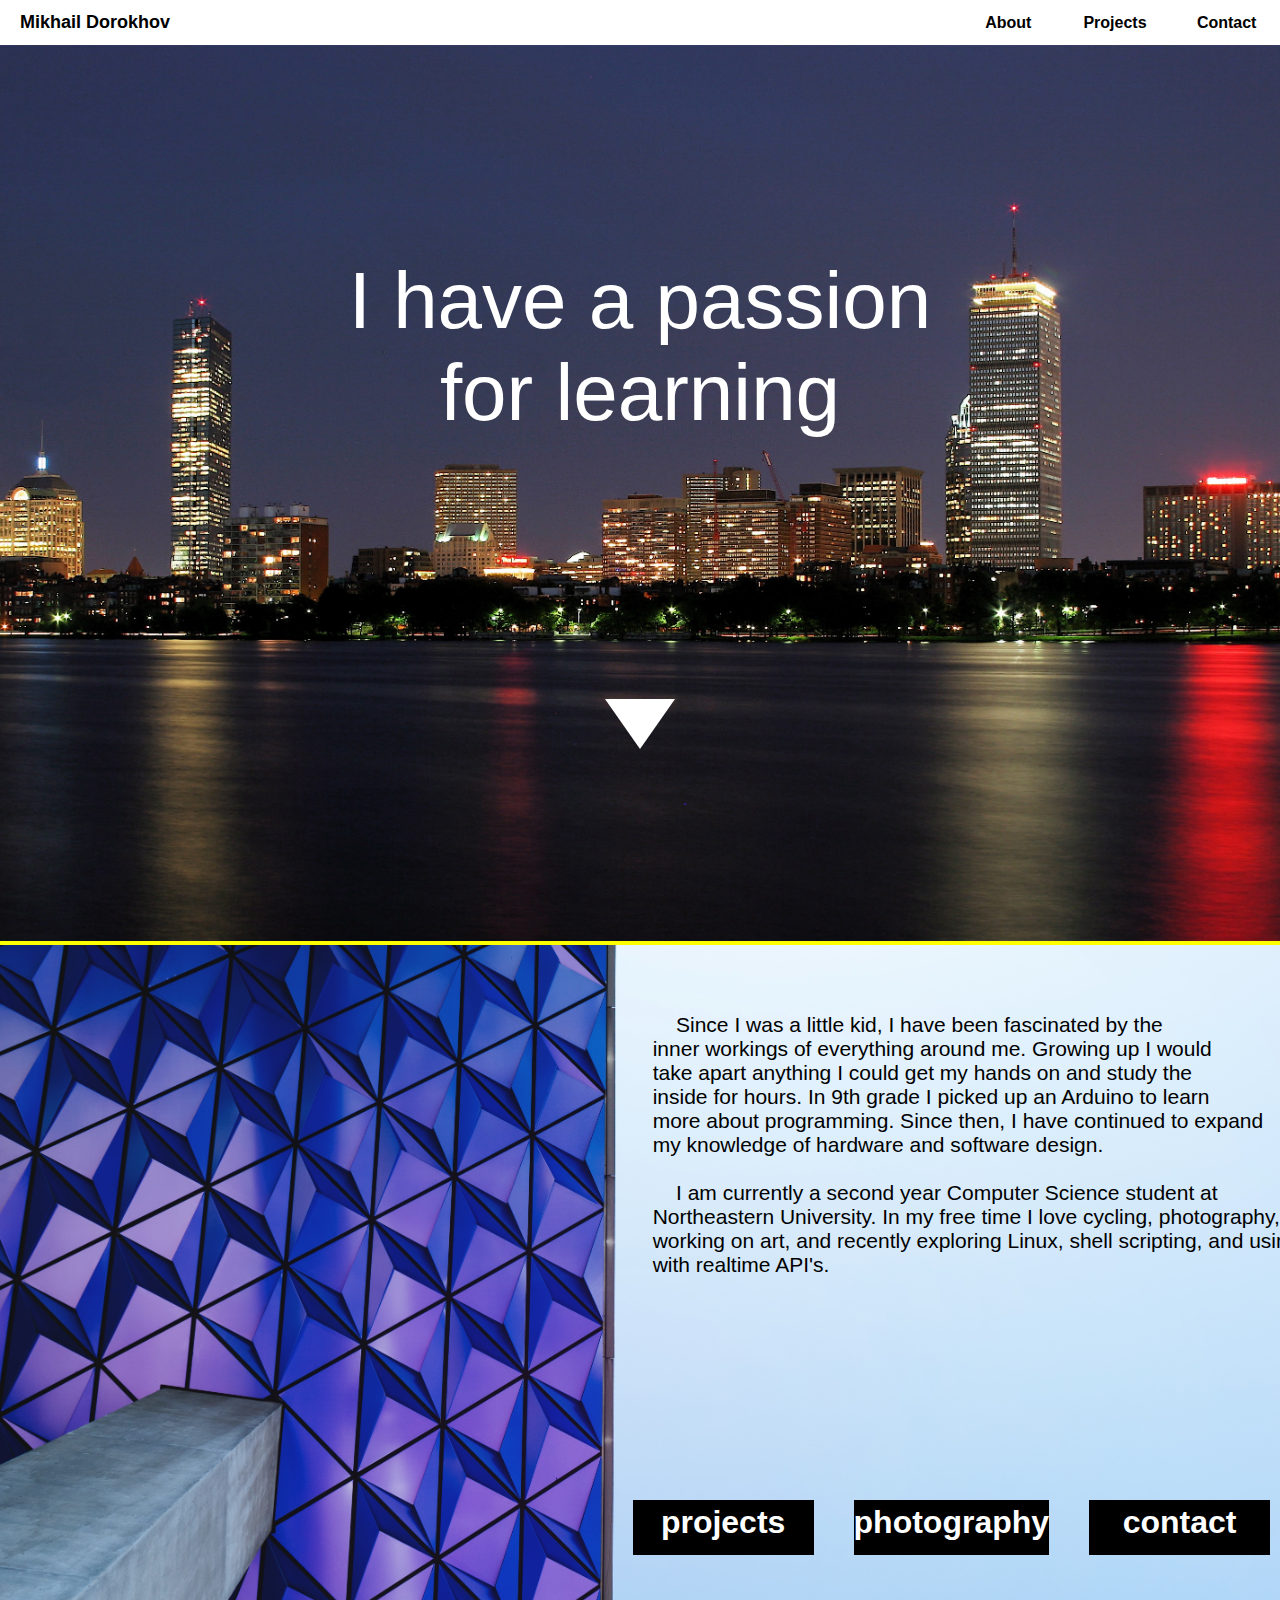
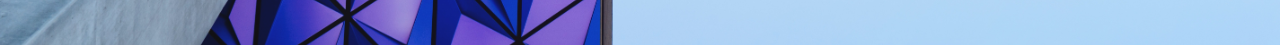
<file: index.html>
<!DOCTYPE html>
<html>

  <head>
    <title>Mikhail's Website</title>
    <link href="style.css" type="text/css" rel="stylesheet">
  </head>

  <body>

    <section id="top" class="grid">
      <section class="logo flexLeft topBar">
        <p><a href="#top">Mikhail Dorokhov</a></p>
      </section>

      <section class="personal_proj flexCenter topBar">
        <p><a href="projects.html">Projects</a></p>
      </section>

      <section class="about_me flexCenter topBar">
        <p><a href="#about">About</a></p>
      </section>

      <section class="contact flexCenter topBar">
        <p><a href=contact.html>Contact</a></p>
      </section>

      <section class="banner_quote">
        <p>
          I have a passion
          <br> for learning
        </p>
        <div class="ArrowContainer">
          <a href="#about"><div id="downArrow" class="flexCenter"></div>
        </div></a>
      </section>

      <footer class="flexRight">

      </footer>
    </section>

    <section id="about" class="about">
      <pre class="pitch">


    Since I was a little kid, I have been fascinated by the
inner workings of everything around me. Growing up I would
take apart anything I could get my hands on and study the
inside for hours. In 9th grade I picked up an Arduino to learn
more about programming. Since then, I have continued to expand
my knowledge of hardware and software design.

    I am currently a second year Computer Science student at
Northeastern University. In my free time I love cycling, photography,
working on art, and recently exploring Linux, shell scripting, and using jQuery
with realtime API's.
      </pre>



        <div class="proj flexCenter">
          <h1 class="flexCenter"><a href=projects.html>projects</a></h1>

        </div>

      <div class="photo flexCenter">
        <h1 class="flexCenter"><a href=photography.html>photography</a></h1>
      </div>
      <div class="contactMe flexCenter">
        <h1><a href=contact.html>contact</a></h1>
      </div>

    </section>

  </body>

</html>
</file>
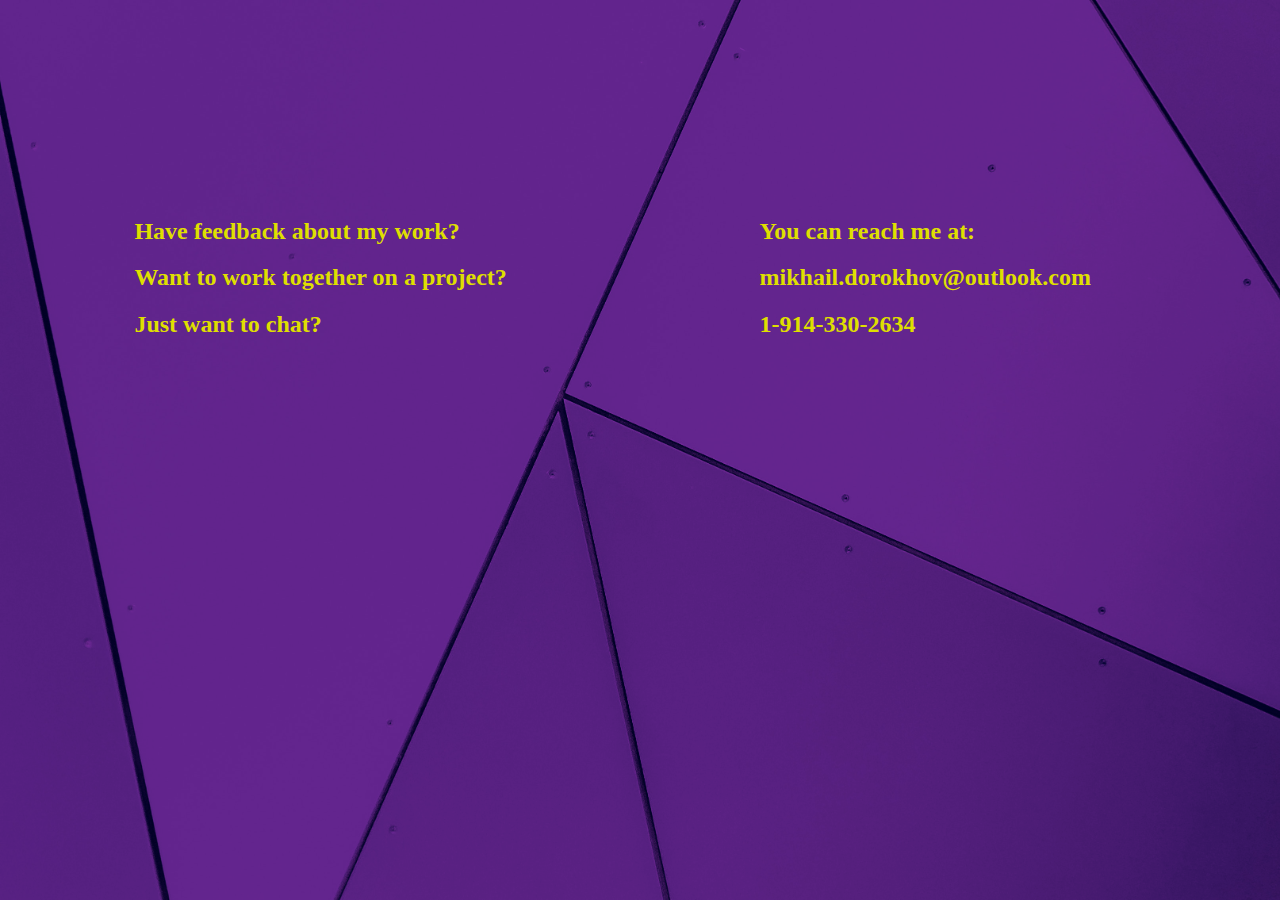
<file: contact.html>
<!DOCTYPE html>
<html>

  <head>
    <title>Contact Me</title>
    <link href="contactStyle.css" type="text/css" rel="stylesheet">
  </head>

  <body>

    <div class="text">
      <h2>Have feedback about my work?</h2>
      <h2>Want to work together on a project?</h2>
      <h2>Just want to chat?</h2>
    </div>
    <div class="info">
      <h2>You can reach me at:</h2>
      <h2>mikhail.dorokhov@outlook.com</h2>
      <h2>1-914-330-2634</h2>
    </div>

  </body>
</html>
</file>
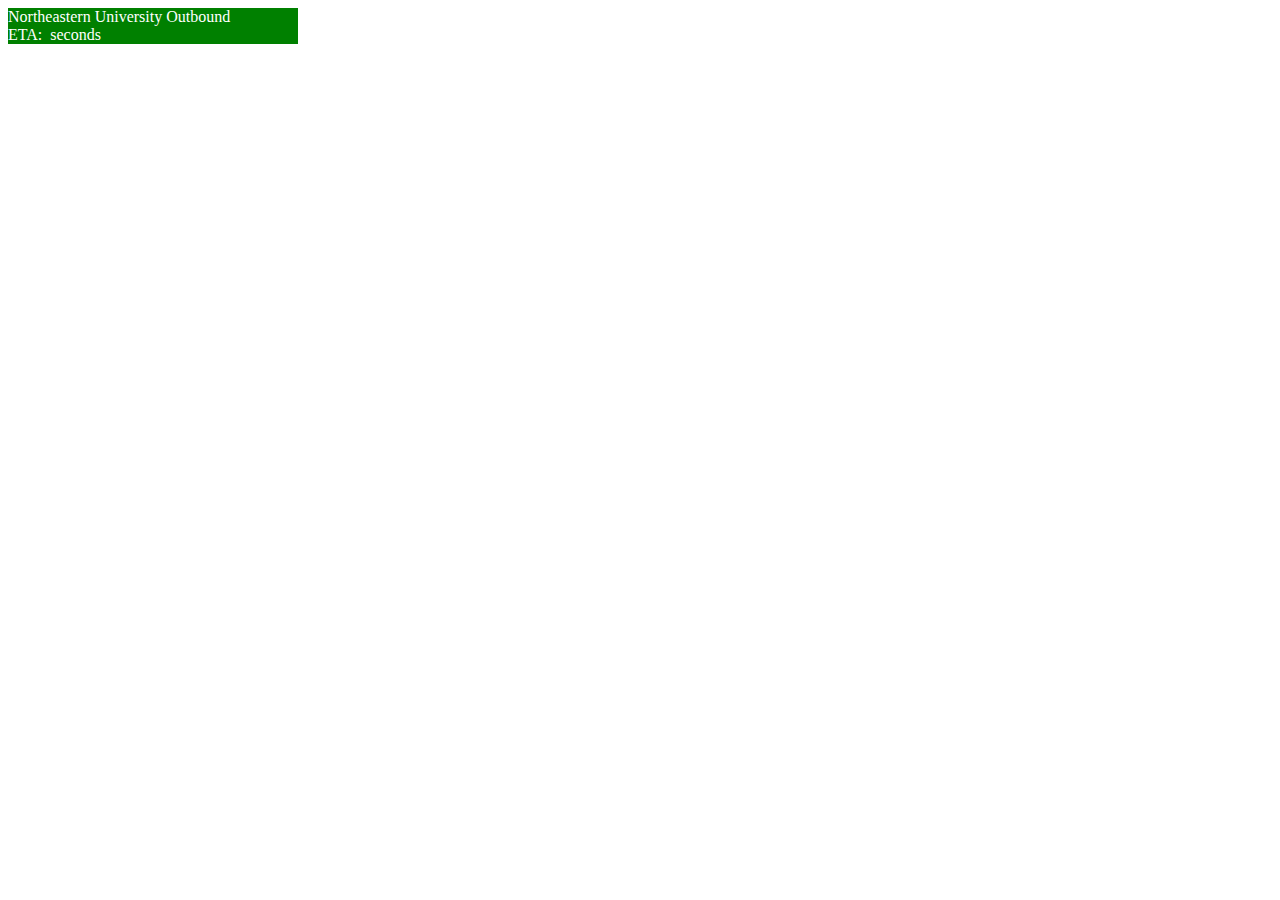
<file: LiveT.html>
<!DOCTYPE html>
<html>
<head>
  <meta charset="utf-8">
  <meta name="robots" content="noindex,nofollow">
  <title>Live T data</title>
  <link href="LiveT.css" type="text/css" rel="stylesheet">
</head>
<body>
<script src="https://ajax.googleapis.com/ajax/libs/jquery/3.3.1/jquery.min.js"></script>
 <script src="greenLive.js"></script>
<div id="green"> Northeastern University Outbound <br> ETA:
  <div id="green-in"></div> seconds
  </div>
</body>
</html>
</file>
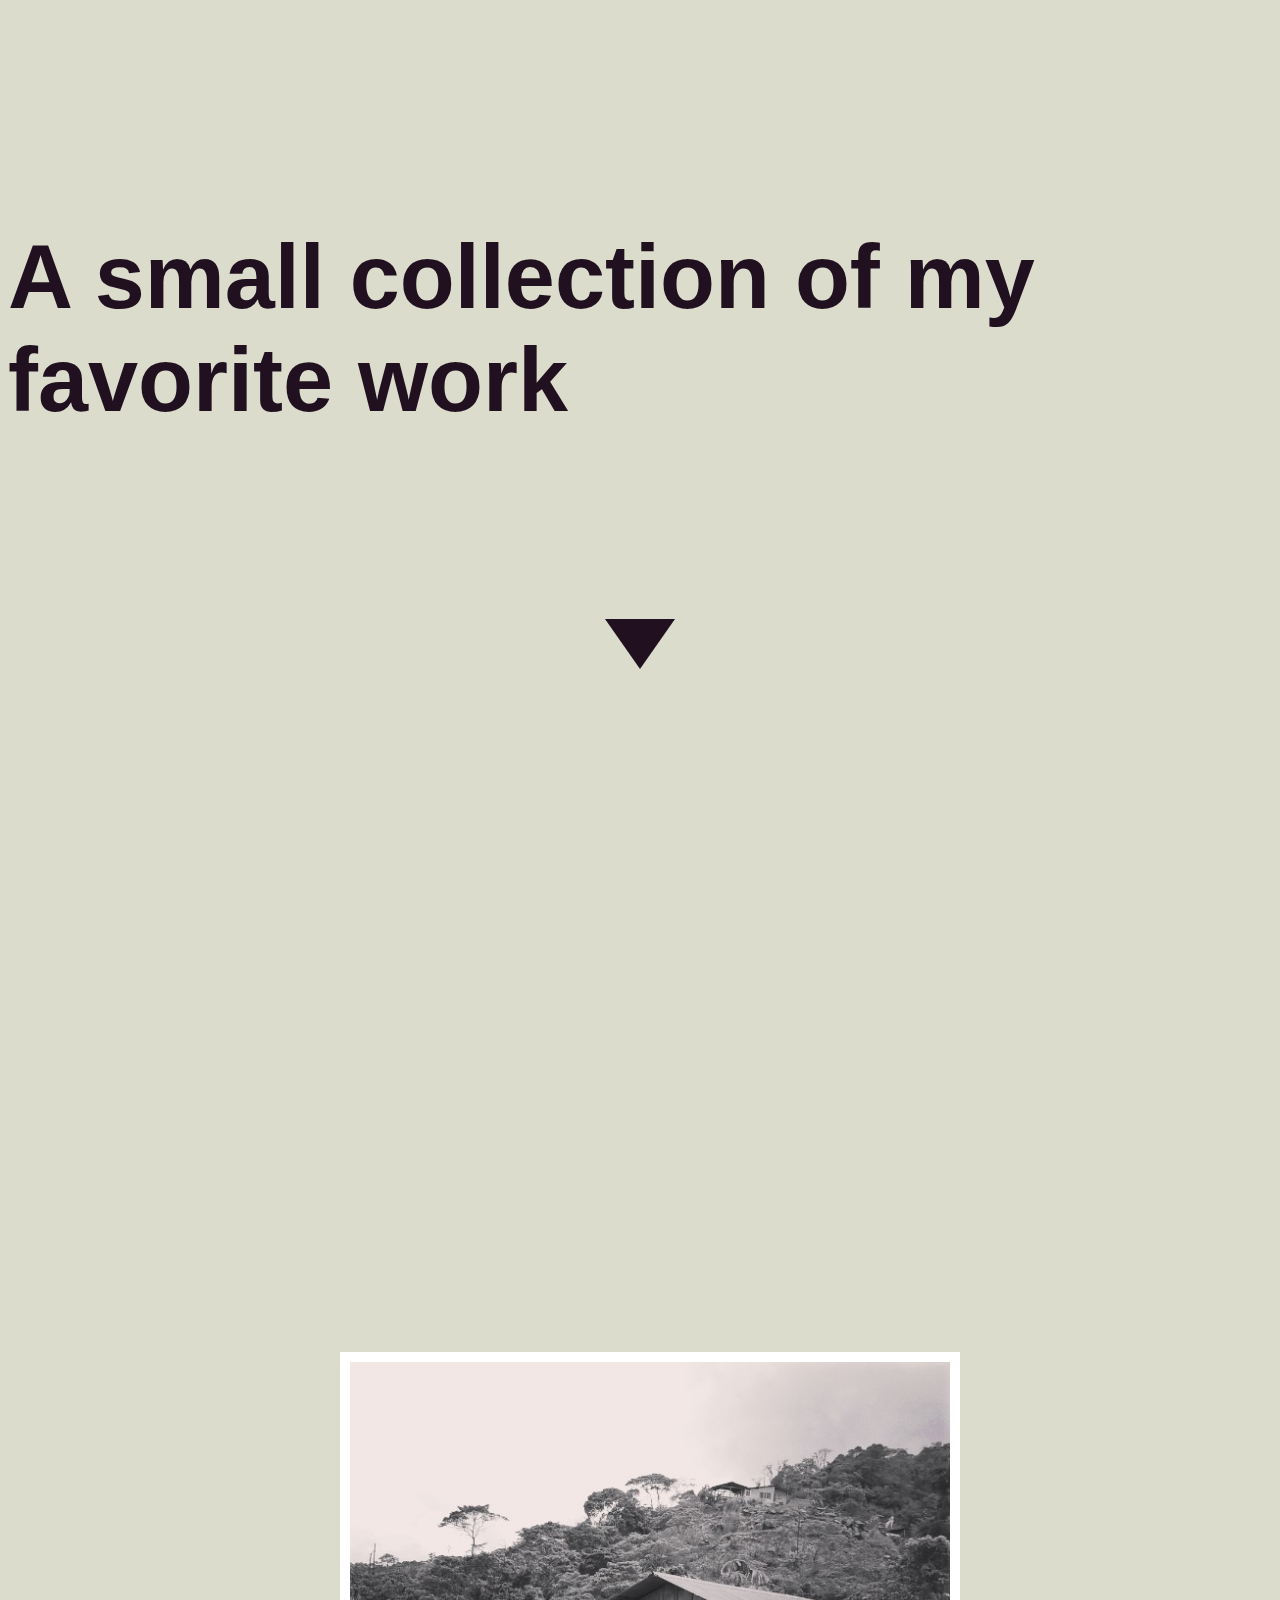
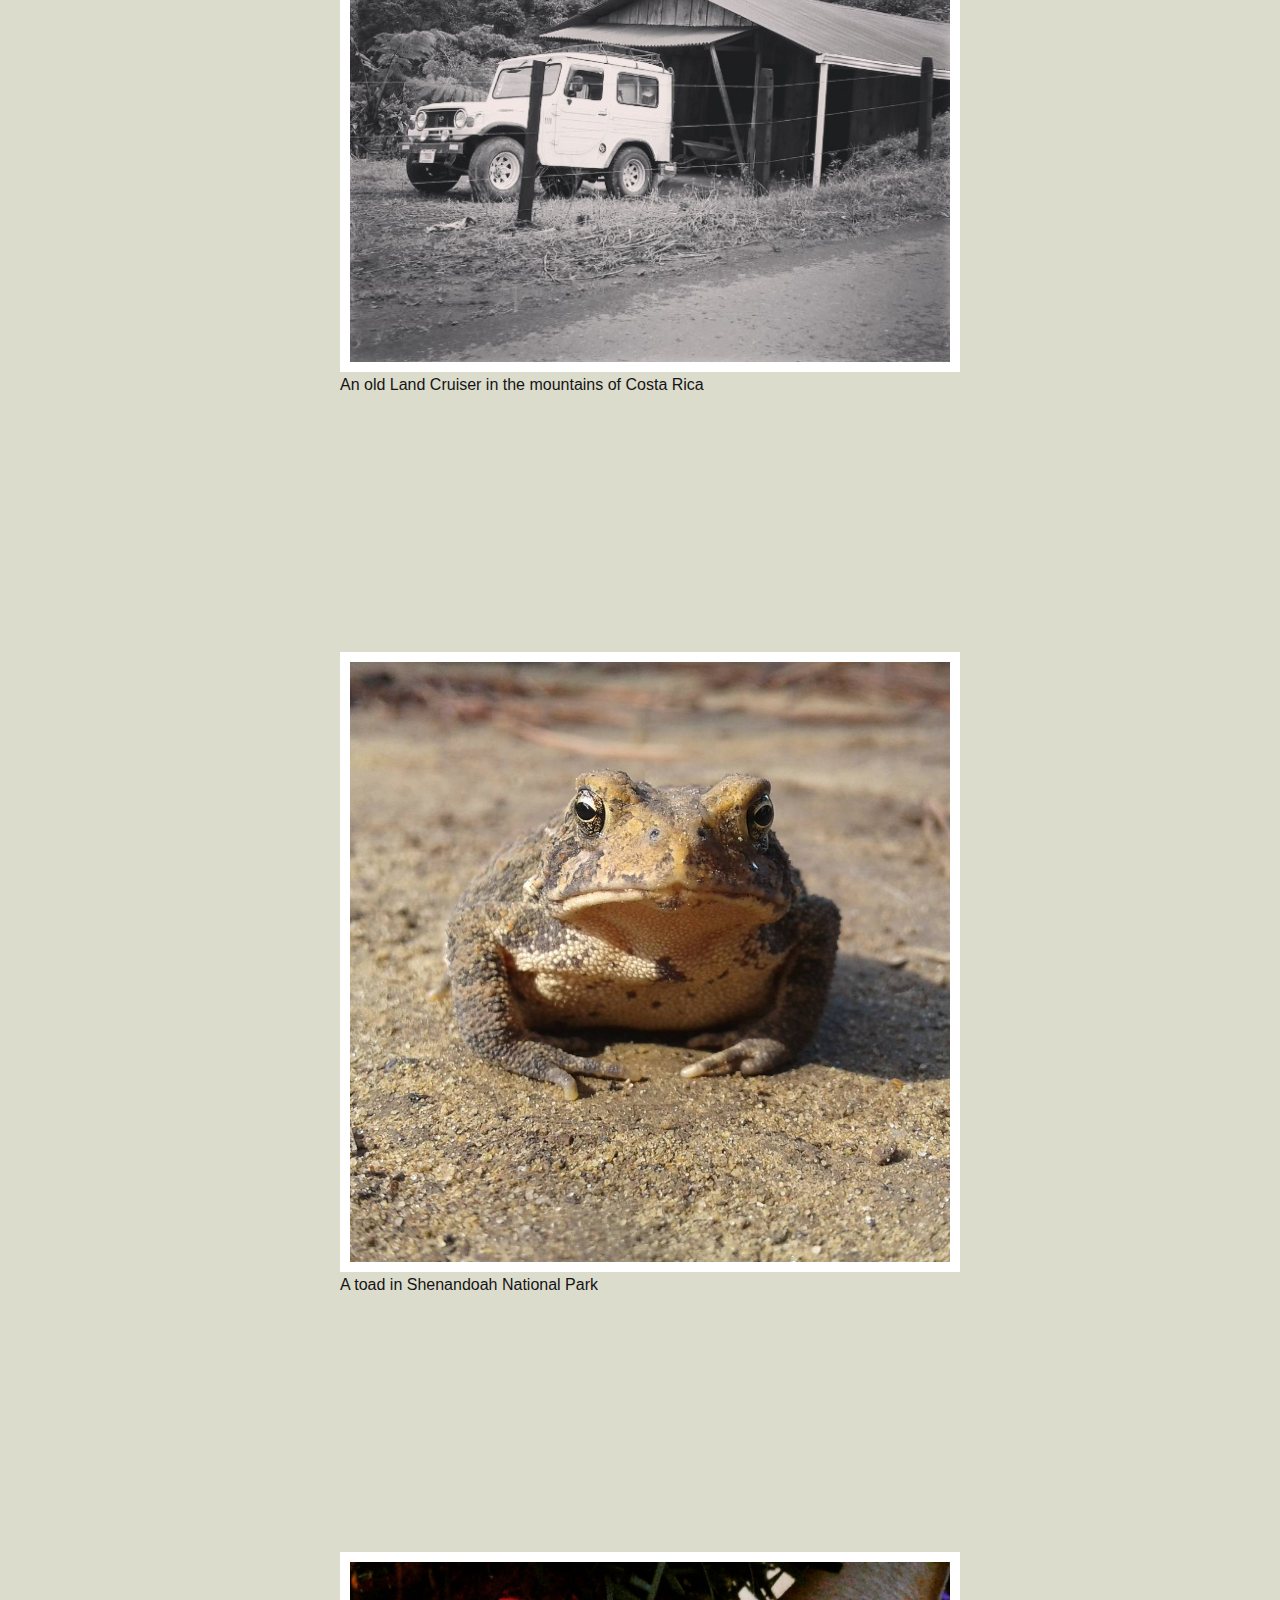
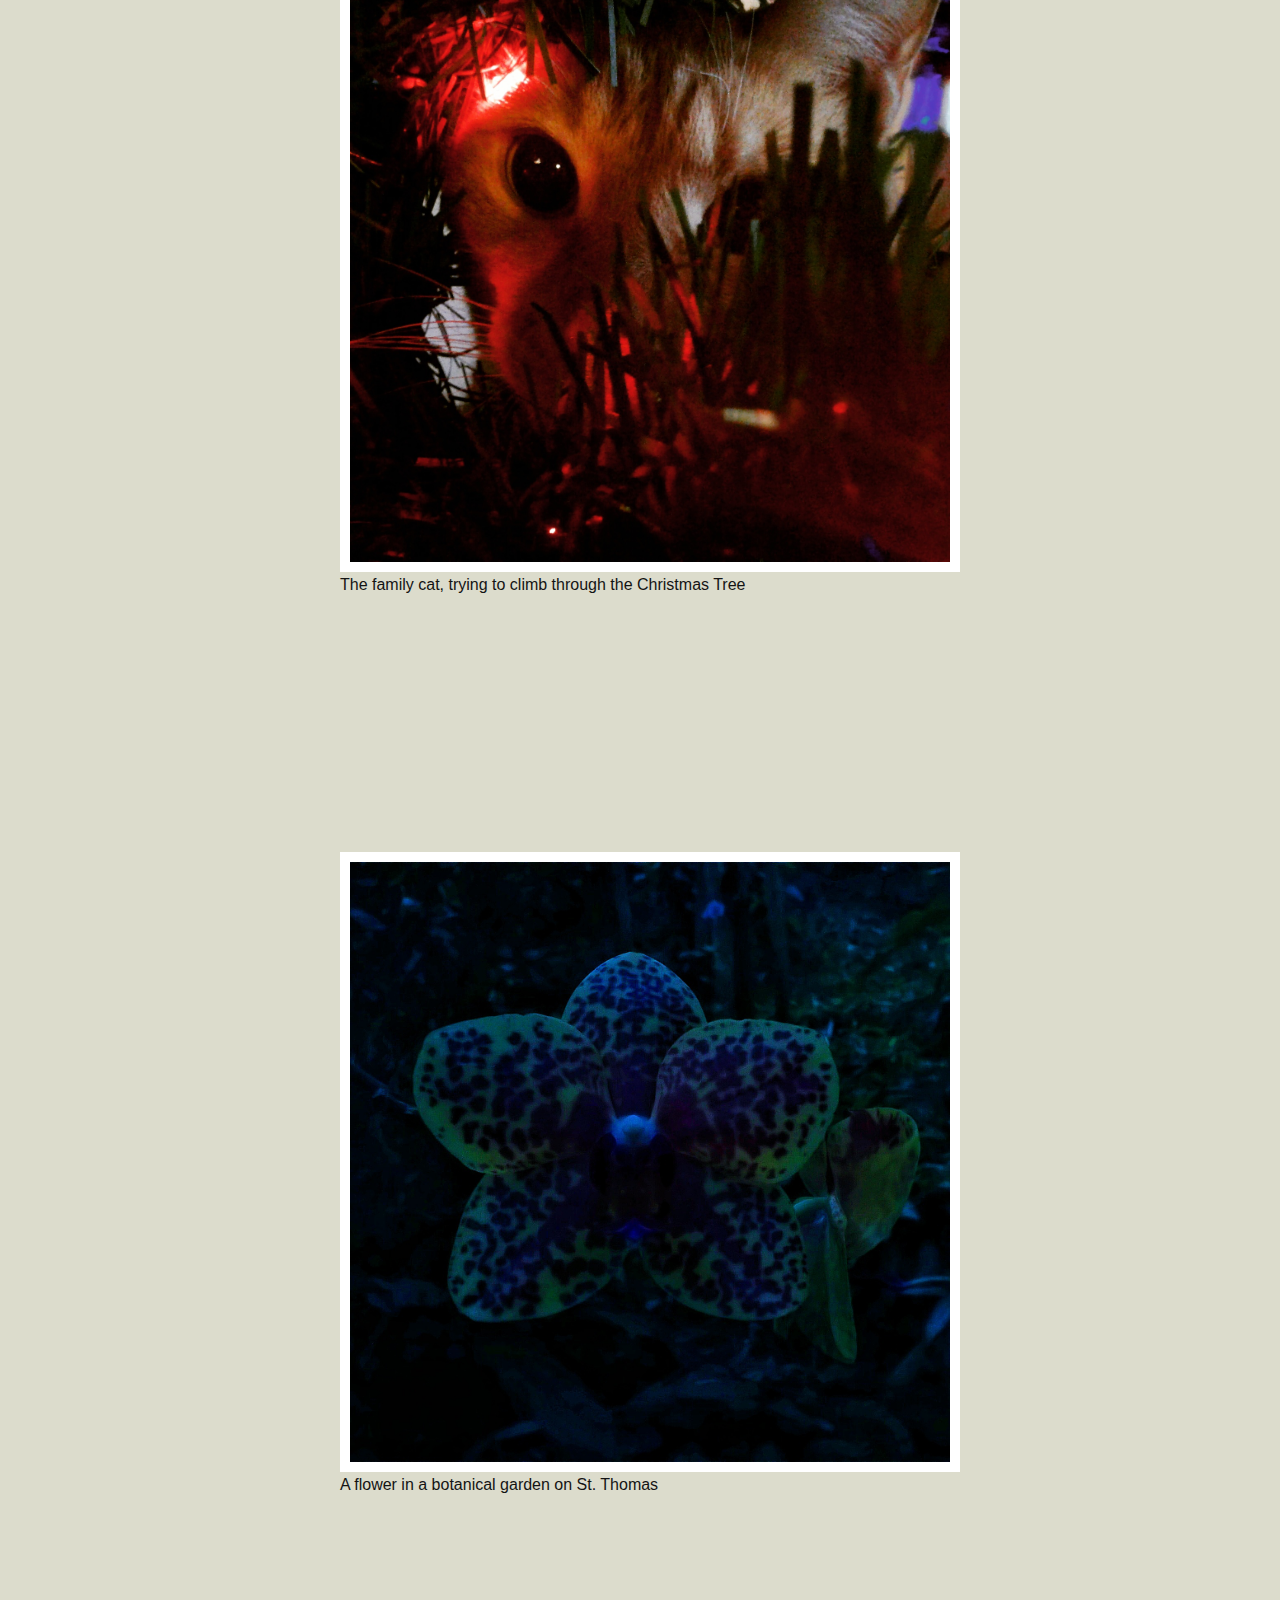
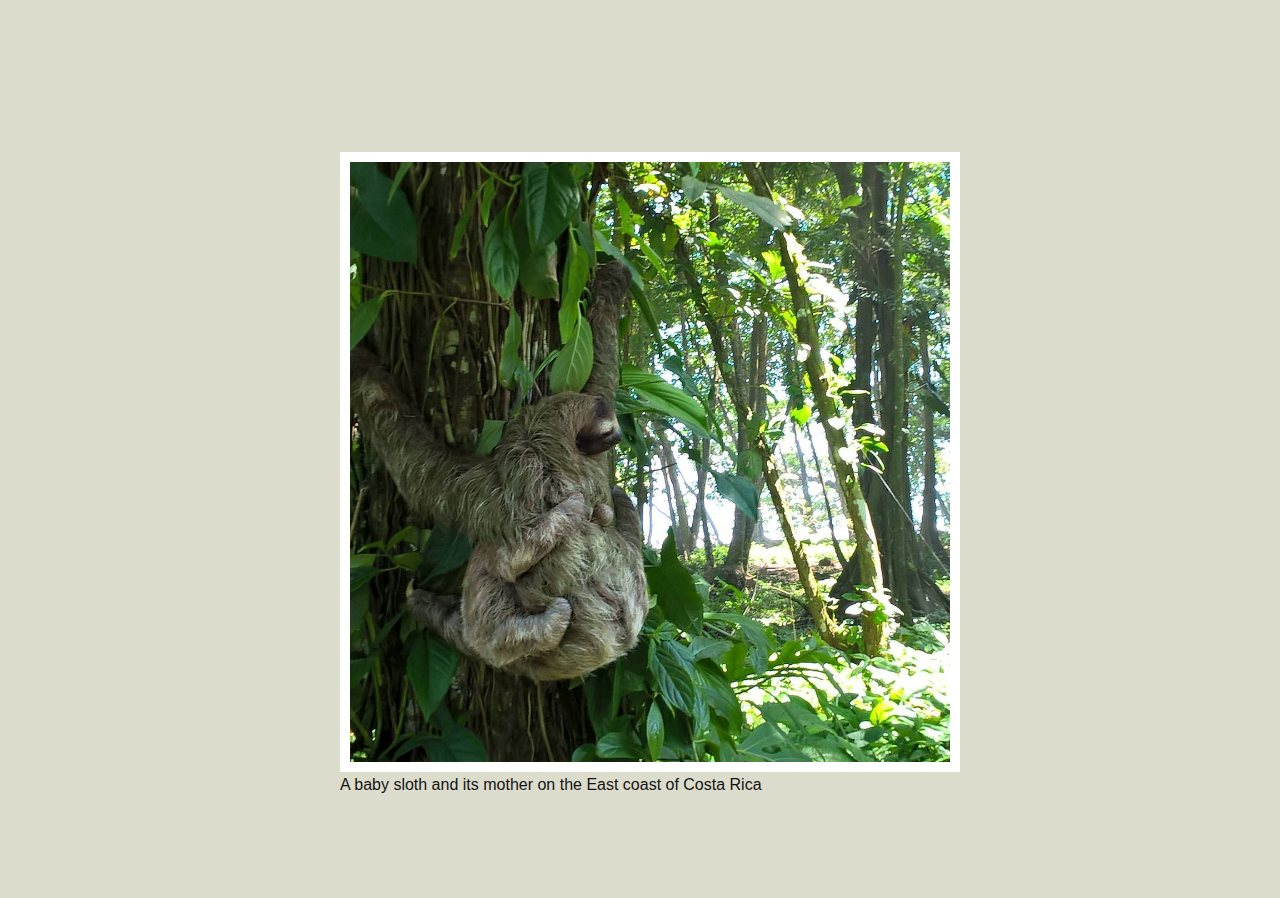
<file: photography.html>
<!DOCTYPE html>
<html>

  <head>
    <title>Photographs</title>
    <link href="photographyStyle.css" type="text/css" rel="stylesheet">
  </head>

  <body>

    <section id="title">
      <div>
        <h1> A small collection of my favorite work</h1>
      </div>

      <section class="arrow">
        <a href="#start"<section id="down" class="flexCenter"></section></a>
      </section>
    </section>

    <section id="images">
      <div id="start" class="center">
        <img src="media/myPhotos/costaFJ.jpg" alt="FJ40" />
        <p>An old Land Cruiser in the mountains of Costa Rica</p>
      </div>

      <div class="center">
        <img src="media/myPhotos/frog.jpg" alt="frog" />
        <p> A toad in Shenandoah National Park</p>
      </div>

      <div class="center">
        <img src="media/myPhotos/cheddar.jpg" alt="cat" />
        <p> The family cat, trying to climb through the Christmas Tree</p>
      </div>

      <div class="center">
        <img src="media/myPhotos/nightFlower.jpg" alt="flower" />
        <p> A flower in a botanical garden on St. Thomas</p>
      </div>

      <div class="center">
        <img src="media/myPhotos/sloth.jpg" alt="sloth" />
        <p>A baby sloth and its mother on the East coast of Costa Rica</p>
      </div>
    </section>
  </body>

</html>
</file>
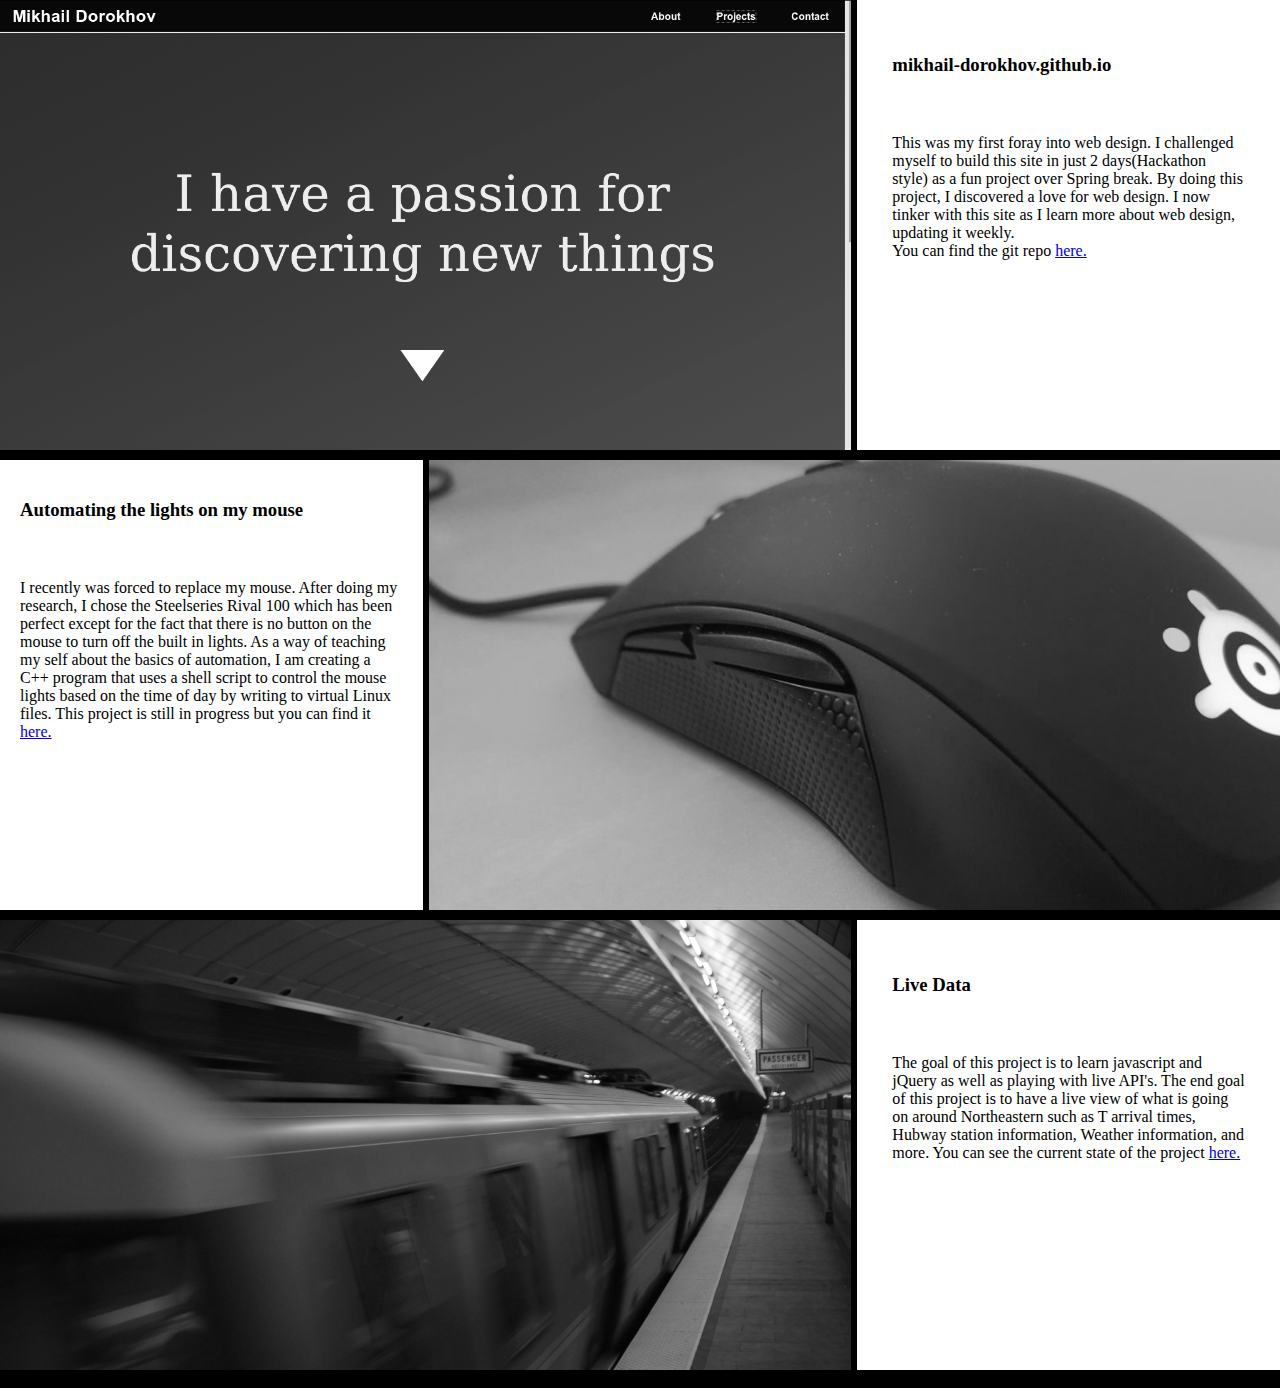
<file: projects.html>
<!DOCTYPE html>
<html>

  <head>
    <title>Projects</title>
    <link href="projectStyle.css" type="text/css" rel="stylesheet">
  </head>

  <body>
    <section id="projects" class="grid">

      <section class="projImg1"></section>
      <section class="projBlurb1">
        <h3>mikhail-dorokhov.github.io</h3>
        <p>
    This was my first foray into web design. I challenged myself to build this
    site in just 2 days(Hackathon style) as a fun project over Spring break. By
    doing this project, I discovered a love for web design. I now tinker with this
    site as I learn more about web design, updating it weekly.<br>
    You can find the git repo <a href="https://github.com/Mikhail-Dorokhov/Mikhail-Dorokhov.github.io">here.</a>
        </p>
      </section>

      <section class="projImg2">
      </section>
      <section class="projBlurb2">
        <h3>Automating the lights on my mouse</h3>
        <p>I recently was forced to replace my mouse. After doing my research, I
          chose the Steelseries Rival 100 which has been perfect except for the
          fact that there is no button on the mouse to turn off the built in lights.
          As a way of teaching my self about the basics of automation, I am creating
          a C++ program that uses a shell script to control the mouse lights based on
          the time of day by writing to virtual Linux files. This project is still in
          progress but you can find it <a href="https://github.com/Mikhail-Dorokhov/AutoRival100">here.</a>
        </p>
      </section>

      <section class="projImg3">
      </section>
      <section class="projBlurb3">
        <h3>Live Data</h3>
        <p> The goal of this project is to learn javascript and jQuery as well as playing
          with live API's. The end goal of this project is to have a live view of what is
          going on around Northeastern such as T arrival times, Hubway station information, Weather
          information, and more. You can see the current state of the project <a href="LiveT.html">here.</a>

      </section>


    </section>

  </body>

</html>
tats
</file>
<file: style.css>
* {
  scroll-behavior: smooth;
}

body {
  background-color: white;
  margin: 0;
}


.grid {
  display: grid;
  max-width: 1920px;
  min-height: 700px;
  position: relative;
  margin: auto;
  grid-gap: 0px;

  grid-template-areas:	"logo logo about projects contact"
    										"banner_quote banner_quote banner_quote banner_quote banner_quote";


  grid-template-columns: 2fr 7fr 1fr 1fr 1fr;
  grid-template-rows: 5vh 100vh;
}

.topBar {
  color: black;
  background-color: white;
}

.logo {
  grid-area: logo;
  padding-left: 135px;
  padding-top: 0px;
  font-weight: 600;
  font-family: Arial, Helvetica, sans-serif;
  font-size: 18px;

}

.about_me {
  grid-area: about;
  padding-right: 10px;
  padding-top: 0px;
  text-align: center;

  font-weight: 700;
  font-family: Arial, Helvetica, sans-serif;
}

.personal_proj {
  grid-area: projects;
  padding-right: 10px;
  text-align: center;
  font-weight: 700;
  font-family: Arial, Helvetica, sans-serif;
  padding-top: 0px;
}

.personal_proj:hover, .contact:hover, .about_me:hover  {
  color: #808080;
}

.personal_proj:active, .contact:active, .about_me:active  {
  color: #808080;
  padding-top: 5px;
}

.contact {
  grid-area: contact;
  padding-top: 0px;

  font-family: Arial, Helvetica, sans-serif;
  font-weight: 700;

}

.banner_quote {
  grid-area: banner_quote;
  color: #FFFFFF;
  text-align: center;
  filter: brightness(100%);
  background: url(media/boston.jpg) no-repeat center center;
  background-size: cover;
  font-size: 5rem;
  font-family: sans-serif;
  padding-top: 130px;
  border-bottom: 4px solid yellow;

}

.ArrowContainer {
  float: left;
  position: relative;
  left: 50%;
  padding-top: 20vh;
}

 #downArrow {
    float: left;
    position: relative;
    left: -50%;
    width: 0;
    height: 0;
    border-left: 35px solid transparent;
    border-right: 35px solid transparent;
    border-top: 50px solid white;
}


a {
  color:inherit;
  text-decoration: none;
 }


.flexCenter {
  display: flex;
  align-items: center;
  justify-content: center;
}

.flexRight {
  display: flex;
  align-items: center;
  justify-content: end;
}

.flexLeft {
  display: flex;
  align-items: center;
  justify-content: start;
  padding-left: 20px;
}

.about {
  display: grid;
  max-width: 1920px;
  min-height: 680px;


  margin: 0px;
  padding-top: 20px;

  grid-gap: 20px;
  background-image: url("media/purpleGeo.jpeg");
  background-blend-mode: overlay;
  background-size: cover;
  grid-template-areas:  ". pitch pitch pitch"
                        ". proj photo contactMe";


  grid-template-columns: 3fr repeat(3, 1fr);
  grid-template-rows: 2fr 150px;

}

.contactMe {
  grid-area: contactMe;
  color: white;
  background-color: black;

  font-family: Arial;
  font-weight: bold;
  margin-bottom: 90px;
  padding-bottom: 10px;
  margin-left: 10px;
  margin-right: 10px;
  margin-top: 5px;
}

.proj {
  grid-area: proj;
  color: white;
  background-color: black;
  margin-bottom: 90px;
  padding-bottom: 10px;
  margin-left: 10px;
  margin-right: 10px;
  margin-top: 5px;
  font-family: Arial;
  font-weight: bold;
}

.photo {
  grid-area: photo;
  color: white;
  background-color: black;
  font-family: Arial;
  font-weight: bold;
  margin-bottom: 90px;
  padding-bottom: 10px;
  margin-left: 10px;
  margin-right: 10px;
  margin-top: 5px;
}

.contactMe:hover, .photo:hover, .proj:hover {
  color: #AAAAAA;
}

.contactMe:active, .photo:active, .proj:active  {
  color: #AAAAAA;
  padding-top: 5px;
}


.pitch {
  float: left;
  grid-area: pitch;
  background: transparent;
  color: black;
  padding-top: 0px;
  padding-right: 0px;
  margin-top: 0px;
  margin-left: 30px;
  font-size: 21px;
  font-family: Arial;

}

.headshot {
  grid-area: headshot;
  width: 100%;
  height: 100%;

  background-size: cover;
  background-position: center;
}

.headshot img {
  max-width: 100%;
  max-height: 100%;
  object-fit: contain;

}
</file>
<file: contactStyle.css>
body {
  background-blend-mode:overlay;
  background-image: url(media/contactBack.jpeg);
  background-color: rgba(120,20,150,.8);
  background-size: cover;
}

.text {
  float: left;
  position: relative;
  left: 10%;
  padding-top: 15%;
  color: #DFDF00;
}

.info  {
  float: left;
  position: relative;
  left: 30%;
  padding-top: 15%;
  color: #DFDF00;
}
</file>
<file: LiveT.css>
#green-in {
  display: inline-block;
}

#green {
   background-color: green;
  color: white;
  width: 290px
}
</file>
<file: photographyStyle.css>
* {
  scroll-behavior: smooth;
}

img {
    margin-top: 18vh;
    width: 600px;
    height: 600px;
    border: 10px solid white;
}

.center {
    margin: auto;
    width: 600px;
    height: 100vh;
}

p {
  margin: auto;
  width: 600px;
  font-family: Arial;
   color: rgb(20,20,20);
}

div h1 {
  padding-top: 10%;
  padding-bottom: 8%;
  margin-top:100px;
  display: flex;
  position: relative;
  align-items: center;
  justify-content: center;
  font-family: Arial;
}

body {
  background-color: #dcdccc;
}

#title {
  color: #201020;
  padding-bottom: 15%;
  font-size: 45px;
  height: 100vh;
}

.arrow {
  float: left;
  position: relative;
  left: 50%;
  padding-top: 2%;

}

 #down {
    float: left;
    position: relative;
    left: -50%;
    width: 0;
    height: 0;
    border-left: 35px solid transparent;
    border-right: 35px solid transparent;
    border-top: 50px solid #201020;;
}
</file>
<file: projectStyle.css>
.grid {
  display: grid;
  max-width: 1920px;
  min-height: 760px;
  position: relative;

  grid-template-areas:	"projImg1 projImg1 projBlurb1"
                        "projBlurb2 projImg2 projImg2"
                        "projImg3 projImg3 projBlurb3";


  grid-template-columns: repeat(3, 1fr);
  grid-template-rows: 50vh 50vh 50vh;
  grid-gap: 6px;
  grid-row-gap: 10px;

}

.projImg1 {
  grid-area: projImg1;
  background-image: url(media/website.png);
  background-size: cover;
  filter: grayscale(100%);

}

.projBlurb1 {
  grid-area: projBlurb1;
  background-color: white;
  padding:15px;
  font-size: 16px;

}

.projImg2 {
  grid-area: projImg2;
  background-image: url(media/mouse.jpg);
  background-size: cover;
  filter: grayscale(100%);
}

.projBlurb2 {
  grid-area: projBlurb2;
  background-color: white;
}

.projImg3 {
  grid-area: projImg3;
  background-image: url(media/subway.jpg);
  background-size: cover;
  filter: grayscale(100%);

}

.projBlurb3 {
  grid-area: projBlurb3;
  background-color: white;
  padding:15px;
  font-size: 16px;

}



body {
    margin: 0px;
    background-color: black;
}

h3, p {
  padding: 20px;
}
</file>
